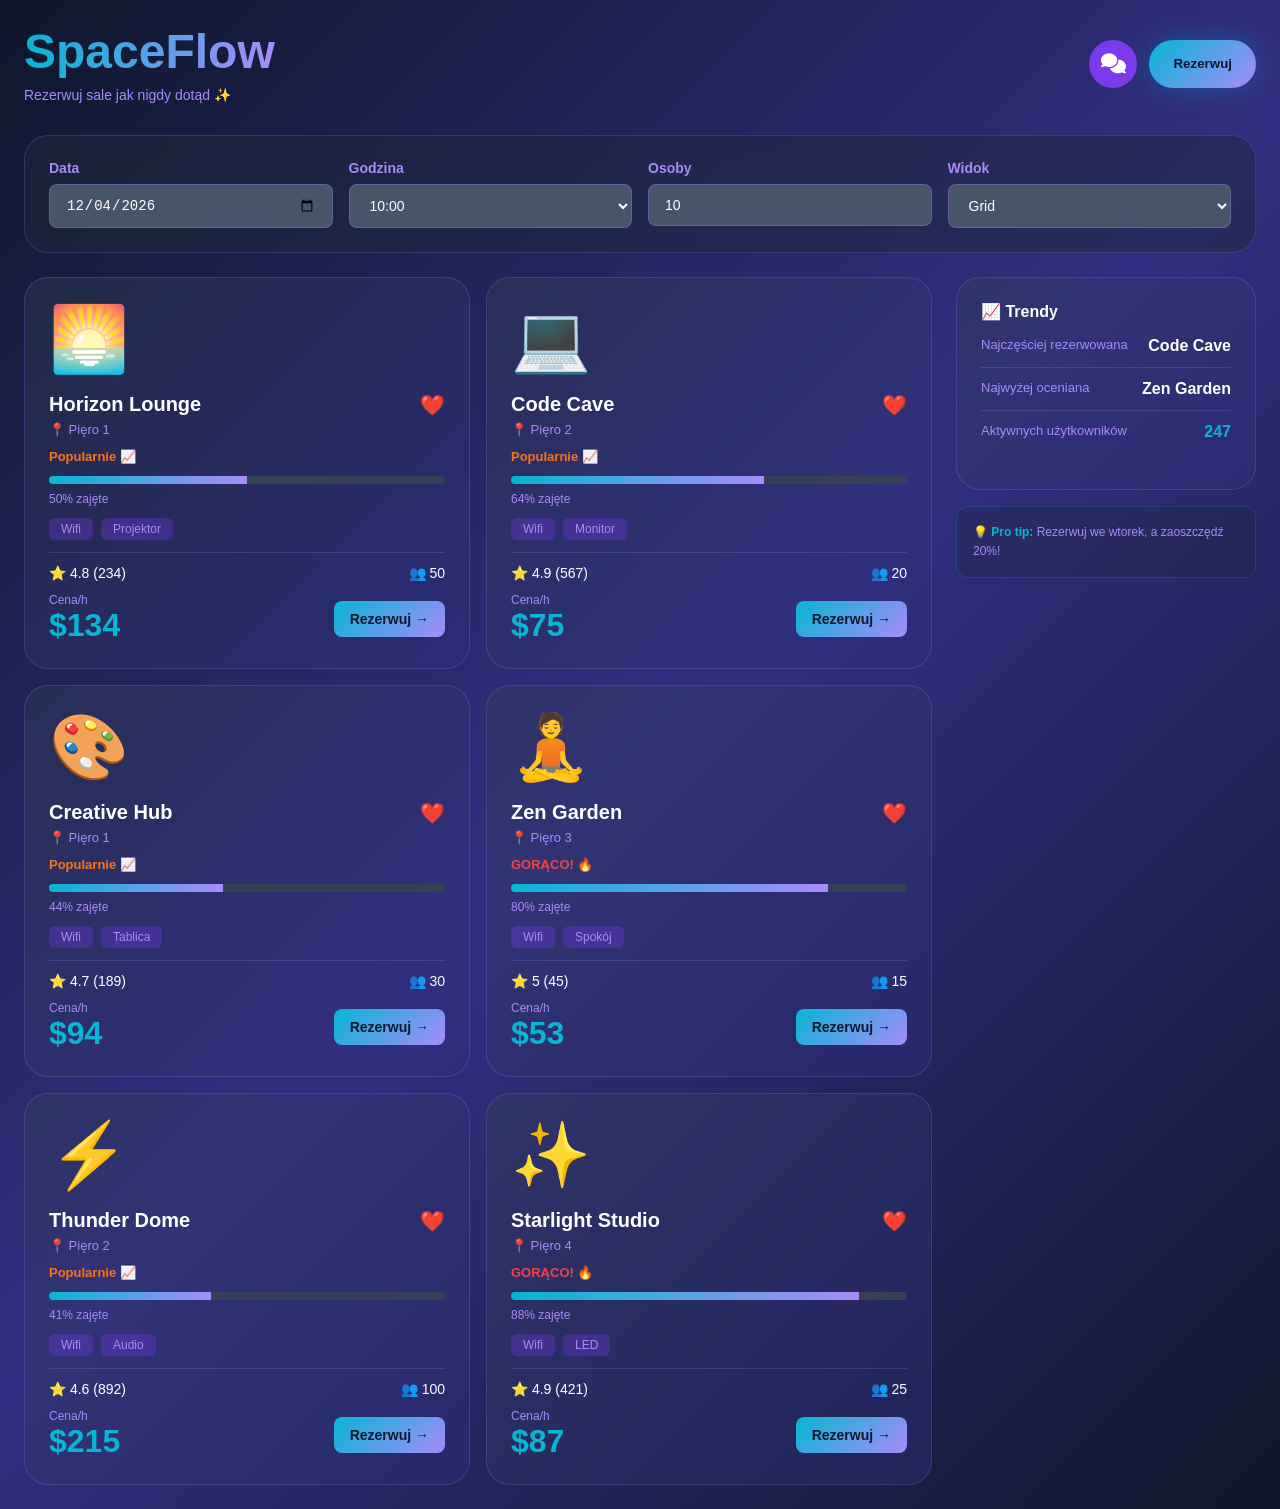
<file: index.html>
<!DOCTYPE html>

<html lang="pl">

<head>

  <meta charset="UTF-8">

  <meta name="viewport" content="width=device-width, initial-scale=1.0">

  <title>SpaceFlow - Rezerwuj Pokoje</title>

  <link rel="stylesheet" href="https://cdnjs.cloudflare.com/ajax/libs/font-awesome/6.4.0/css/all.min.css">

  <link rel="stylesheet" href="spaceflow.css">

</head>

<body>

  <div class="container">

    <!-- HEADER -->

    <div class="header">

      <div class="logo-section">

        <h1>SpaceFlow</h1>

        <p>Rezerwuj sale jak nigdy dotąd ✨</p>

      </div>

      <div class="header-buttons">

        <button class="btn-icon" id="chatBtn">

          <i class="fas fa-comments"></i>

        </button>

        <button class="btn-primary">Rezerwuj</button>

      </div>

    </div>

    <!-- FILTERS -->

    <div class="filters">

      <div class="filters-grid">

        <div class="filter-group">

          <label>Data</label>

          <input type="date" id="filterDate">

        </div>

        <div class="filter-group">

          <label>Godzina</label>

          <select id="filterHour">

            <option value="07:00">07:00</option>

            <option value="10:00" selected>10:00</option>

            <option value="14:00">14:00</option>

            <option value="18:00">15:00</option>
            <option value="18:00">17:00</option>
            <option value="18:00">18:00</option>
            <option value="18:00">20:00</option>

          </select>

        </div>

        <div class="filter-group">

          <label>Osoby</label>

          <input type="number" id="filterCapacity" min="1" max="200" value="10">

        </div>

        <div class="filter-group">

          <label>Widok</label>

          <select id="filterView">

            <option value="grid">Grid</option>

            <option value="list">Lista</option>

            <option value="map">Heatmap</option>

          </select>

        </div>

      </div>

    </div>

    <!-- MAIN CONTENT -->

    <div class="main-grid">

      <div>

        <div id="gridView" class="rooms-grid"></div>

        <div id="listView" class="rooms-list hidden"></div>

        <div id="mapView" class="heatmap-container hidden">

          <div class="heatmap-emoji">🗺️</div>

          <h3 class="heatmap-title">Heatmap Rezerwacji</h3>

          <p class="heatmap-desc">Poniżej możesz zobaczyć które sale są najpopularniejsze i kiedy</p>

          <div class="heatmap-grid" id="heatmapGrid"></div>

          <div class="heatmap-legend">

            <div class="legend-item">

              <div class="legend-color heatmap-cool"></div>

              <span>Mało rezerwacji</span>

            </div>

            <div class="legend-item">

              <div class="legend-color heatmap-warm"></div>

              <span>Umiarkowanie</span>

            </div>

            <div class="legend-item">

              <div class="legend-color heatmap-hot"></div>

              <span>Popularne!</span>

            </div>

          </div>

        </div>

      </div>

      <!-- SIDEBAR -->

      <div class="sidebar">

        <div id="chatBox" class="sidebar-card chat-box hidden">

          <h3>⚡ AI Assistant</h3>

          <div class="chat-messages">

            <div class="chat-message bot">Cześć! 👋 Mogę Ci pomóc znaleźć idealną salę.</div>

            <div class="chat-message user">Potrzebuję sali na spotkanie o 10:00</div>

            <div class="chat-message bot">Super! Ile osób będzie?</div>

          </div>

          <input type="text" class="chat-input" placeholder="Pytaj AI...">

        </div>

        <div id="roomDetails" class="sidebar-card room-details">

          <h3 id="detailRoomName"></h3>

          <div class="detail-row">

            <span class="detail-label">Pojemność:</span>

            <span id="detailCapacity"></span>

          </div>

          <div class="detail-row">

            <span class="detail-label">Lokalizacja:</span>

            <span id="detailLocation"></span>

          </div>

          <div class="detail-row">

            <span class="detail-label">Rating:</span>

            <span id="detailRating"></span>

          </div>

          <div class="detail-separator"></div>

          <div class="detail-row">

            <span class="detail-label">Cena za 1h:</span>

            <span id="detailPrice" style="font-size: 24px; font-weight: 900; color: #06b6d4;"></span>

          </div>

          <button class="btn-primary" style="width: 100%; margin-top: 16px;">Rezerwuj Teraz</button>

          <button class="btn-secondary">Podziel się</button>

        </div>

        <div class="sidebar-card">

          <h3>📈 Trendy</h3>

          <div class="trends-item">

            <span class="trends-label">Najczęściej rezerwowana</span>

            <span class="trends-value">Code Cave</span>

          </div>

          <div class="trends-item">

            <span class="trends-label">Najwyżej oceniana</span>

            <span class="trends-value">Zen Garden</span>

          </div>

          <div class="trends-item">

            <span class="trends-label">Aktywnych użytkowników</span>

            <span class="trends-value" style="color: #06b6d4;">247</span>

          </div>

        </div>

        <div class="info-box">

          💡 <strong>Pro tip:</strong> Rezerwuj we wtorek, a zaoszczędź 20%!

        </div>

      </div>

    </div>

  </div>

  <script src="spaceflow.js"></script>

</body>


</html>
</file>
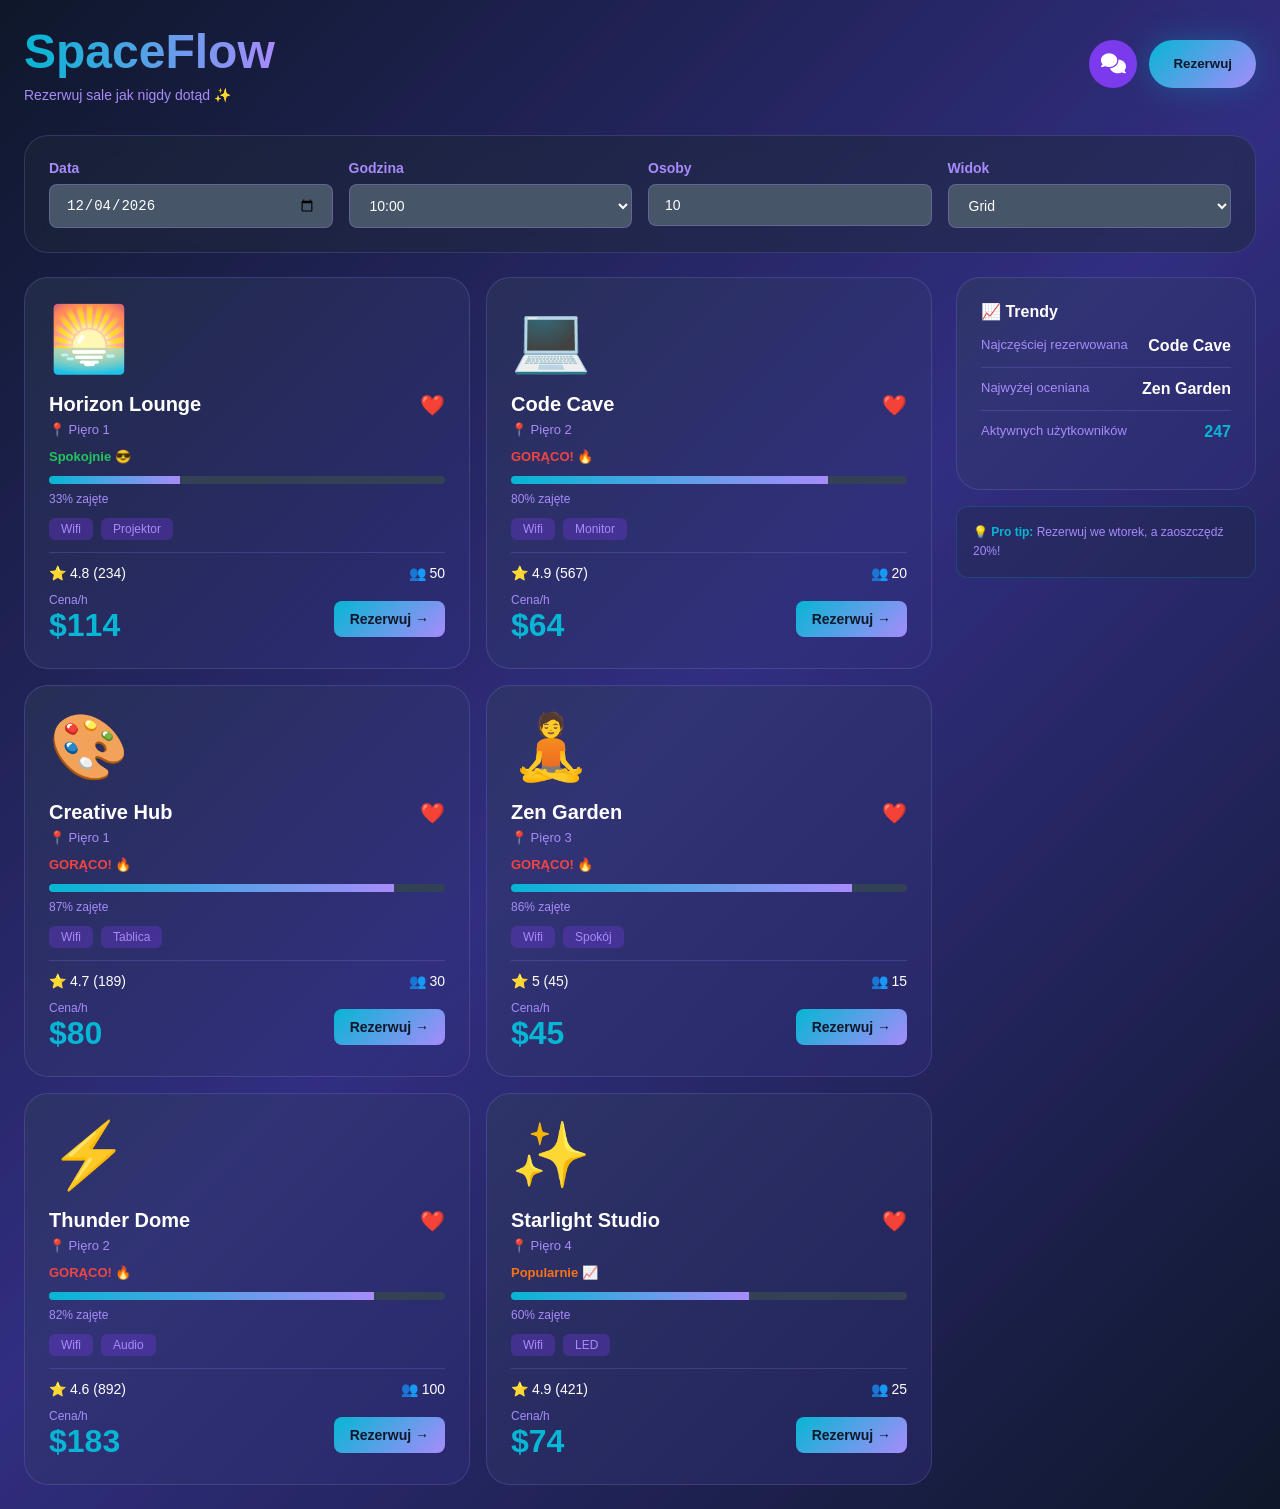
<file: spaceflow.html>
<!DOCTYPE html>

<html lang="pl">

<head>

  <meta charset="UTF-8">

  <meta name="viewport" content="width=device-width, initial-scale=1.0">

  <title>SpaceFlow - Rezerwuj Pokoje</title>

  <link rel="stylesheet" href="https://cdnjs.cloudflare.com/ajax/libs/font-awesome/6.4.0/css/all.min.css">

  <link rel="stylesheet" href="spaceflow.css">

</head>

<body>

  <div class="container">

    <!-- HEADER -->

    <div class="header">

      <div class="logo-section">

        <h1>SpaceFlow</h1>

        <p>Rezerwuj sale jak nigdy dotąd ✨</p>

      </div>

      <div class="header-buttons">

        <button class="btn-icon" id="chatBtn">

          <i class="fas fa-comments"></i>

        </button>

        <button class="btn-primary">Rezerwuj</button>

      </div>

    </div>

    <!-- FILTERS -->

    <div class="filters">

      <div class="filters-grid">

        <div class="filter-group">

          <label>Data</label>

          <input type="date" id="filterDate">

        </div>

        <div class="filter-group">

          <label>Godzina</label>

          <select id="filterHour">

            <option value="07:00">07:00</option>

            <option value="10:00" selected>10:00</option>

            <option value="14:00">14:00</option>

            <option value="18:00">15:00</option>
            <option value="18:00">17:00</option>
            <option value="18:00">18:00</option>
            <option value="18:00">20:00</option>

          </select>

        </div>

        <div class="filter-group">

          <label>Osoby</label>

          <input type="number" id="filterCapacity" min="1" max="200" value="10">

        </div>

        <div class="filter-group">

          <label>Widok</label>

          <select id="filterView">

            <option value="grid">Grid</option>

            <option value="list">Lista</option>

            <option value="map">Heatmap</option>

          </select>

        </div>

      </div>

    </div>

    <!-- MAIN CONTENT -->

    <div class="main-grid">

      <div>

        <div id="gridView" class="rooms-grid"></div>

        <div id="listView" class="rooms-list hidden"></div>

        <div id="mapView" class="heatmap-container hidden">

          <div class="heatmap-emoji">🗺️</div>

          <h3 class="heatmap-title">Heatmap Rezerwacji</h3>

          <p class="heatmap-desc">Poniżej możesz zobaczyć które sale są najpopularniejsze i kiedy</p>

          <div class="heatmap-grid" id="heatmapGrid"></div>

          <div class="heatmap-legend">

            <div class="legend-item">

              <div class="legend-color heatmap-cool"></div>

              <span>Mało rezerwacji</span>

            </div>

            <div class="legend-item">

              <div class="legend-color heatmap-warm"></div>

              <span>Umiarkowanie</span>

            </div>

            <div class="legend-item">

              <div class="legend-color heatmap-hot"></div>

              <span>Popularne!</span>

            </div>

          </div>

        </div>

      </div>

      <!-- SIDEBAR -->

      <div class="sidebar">

        <div id="chatBox" class="sidebar-card chat-box hidden">

          <h3>⚡ AI Assistant</h3>

          <div class="chat-messages">

            <div class="chat-message bot">Cześć! 👋 Mogę Ci pomóc znaleźć idealną salę.</div>

            <div class="chat-message user">Potrzebuję sali na spotkanie o 10:00</div>

            <div class="chat-message bot">Super! Ile osób będzie?</div>

          </div>

          <input type="text" class="chat-input" placeholder="Pytaj AI...">

        </div>

        <div id="roomDetails" class="sidebar-card room-details">

          <h3 id="detailRoomName"></h3>

          <div class="detail-row">

            <span class="detail-label">Pojemność:</span>

            <span id="detailCapacity"></span>

          </div>

          <div class="detail-row">

            <span class="detail-label">Lokalizacja:</span>

            <span id="detailLocation"></span>

          </div>

          <div class="detail-row">

            <span class="detail-label">Rating:</span>

            <span id="detailRating"></span>

          </div>

          <div class="detail-separator"></div>

          <div class="detail-row">

            <span class="detail-label">Cena za 1h:</span>

            <span id="detailPrice" style="font-size: 24px; font-weight: 900; color: #06b6d4;"></span>

          </div>

          <button class="btn-primary" style="width: 100%; margin-top: 16px;">Rezerwuj Teraz</button>

          <button class="btn-secondary">Podziel się</button>

        </div>

        <div class="sidebar-card">

          <h3>📈 Trendy</h3>

          <div class="trends-item">

            <span class="trends-label">Najczęściej rezerwowana</span>

            <span class="trends-value">Code Cave</span>

          </div>

          <div class="trends-item">

            <span class="trends-label">Najwyżej oceniana</span>

            <span class="trends-value">Zen Garden</span>

          </div>

          <div class="trends-item">

            <span class="trends-label">Aktywnych użytkowników</span>

            <span class="trends-value" style="color: #06b6d4;">247</span>

          </div>

        </div>

        <div class="info-box">

          💡 <strong>Pro tip:</strong> Rezerwuj we wtorek, a zaoszczędź 20%!

        </div>

      </div>

    </div>

  </div>

  <script src="spaceflow.js"></script>

</body>

</html>
</file>
<file: spaceflow.css>
* {

    margin: 0;

    padding: 0;

    box-sizing: border-box;

}



body {

    font-family: 'Segoe UI', Tahoma, Geneva, Verdana, sans-serif;

    background: linear-gradient(135deg, #0f172a 0%, #312e81 50%, #0f172a 100%);

    color: #fff;

    min-height: 100vh;

}



.container {

    max-width: 1400px;

    margin: 0 auto;

    padding: 24px;

}



/* HEADER */

.header {

    display: flex;

    justify-content: space-between;

    align-items: center;

    margin-bottom: 32px;

    flex-wrap: wrap;

    gap: 20px;

}



.logo-section h1 {

    font-size: 48px;

    font-weight: 900;

    background: linear-gradient(90deg, #06b6d4, #a78bfa);

    -webkit-background-clip: text;

    -webkit-text-fill-color: transparent;

    background-clip: text;

    margin-bottom: 8px;

}



.logo-section p {

    color: #a78bfa;

    font-size: 14px;

}



.header-buttons {

    display: flex;

    gap: 12px;

}



.btn-icon {

    width: 48px;

    height: 48px;

    border: none;

    background: #7c3aed;

    color: white;

    border-radius: 50%;

    cursor: pointer;

    display: flex;

    align-items: center;

    justify-content: center;

    font-size: 20px;

    transition: all 0.3s ease;

}



.btn-icon:hover {

    background: #6d28d9;

    transform: scale(1.1);

}



.btn-primary {

    padding: 12px 24px;

    background: linear-gradient(135deg, #06b6d4 0%, #a78bfa 100%);

    border: none;

    color: #0f172a;

    border-radius: 50px;

    font-weight: bold;

    cursor: pointer;

    transition: all 0.3s ease;

    box-shadow: 0 0 30px rgba(6, 182, 212, 0.3);

}



.btn-primary:hover {

    box-shadow: 0 0 50px rgba(6, 182, 212, 0.6);

    transform: translateY(-2px);

}



/* FILTERS */

.filters {

    background: rgba(30, 41, 59, 0.5);

    backdrop-filter: blur(10px);

    border: 1px solid rgba(167, 139, 250, 0.2);

    border-radius: 24px;

    padding: 24px;

    margin-bottom: 24px;

}



.filters-grid {

    display: grid;

    grid-template-columns: repeat(auto-fit, minmax(200px, 1fr));

    gap: 16px;

}



.filter-group label {

    font-size: 14px;

    color: #a78bfa;

    margin-bottom: 8px;

    display: block;

    font-weight: 600;

}



.filter-group input,

.filter-group select {

    width: 100%;

    padding: 12px 16px;

    background: #475569;

    border: 1px solid rgba(167, 139, 250, 0.3);

    border-radius: 8px;

    color: white;

    font-size: 14px;

    transition: all 0.3s ease;

}



.filter-group input:focus,

.filter-group select:focus {

    outline: none;

    border-color: #06b6d4;

}



/* MAIN LAYOUT */

.main-grid {

    display: grid;

    grid-template-columns: 1fr 300px;

    gap: 24px;

}



@media (max-width: 1024px) {

    .main-grid {

        grid-template-columns: 1fr;

    }

}



/* ROOMS GRID */

.rooms-grid {

    display: grid;

    grid-template-columns: repeat(auto-fill, minmax(300px, 1fr));

    gap: 16px;

}



.room-card {

    background: linear-gradient(135deg, rgba(51, 65, 85, 0.4), rgba(49, 46, 129, 0.4));

    border: 1px solid rgba(167, 139, 250, 0.2);

    border-radius: 24px;

    padding: 24px;

    cursor: pointer;

    transition: all 0.3s ease;

    position: relative;

    overflow: hidden;

}



.room-card:hover {

    border-color: rgba(6, 182, 212, 0.5);

    box-shadow: 0 20px 40px rgba(167, 139, 250, 0.2);

    transform: translateY(-5px);

}



.room-emoji {

    font-size: 64px;

    margin-bottom: 16px;

    display: block;

    transition: transform 0.3s ease;

}



.room-card:hover .room-emoji {

    transform: scale(1.2);

}



.room-header {

    display: flex;

    justify-content: space-between;

    align-items: flex-start;

    margin-bottom: 12px;

}



.room-title-section h3 {

    font-size: 20px;

    font-weight: bold;

    margin-bottom: 6px;

}



.room-location {

    color: #a78bfa;

    font-size: 13px;

}



.btn-favorite {

    background: none;

    border: none;

    font-size: 20px;

    cursor: pointer;

    transition: all 0.3s ease;

}



.btn-favorite:hover,

.btn-favorite.active {

    transform: scale(1.2);

}



.demand-indicator {

    font-size: 13px;

    font-weight: bold;

    margin-bottom: 12px;

}



.demand-hot { color: #ef4444; }

.demand-warm { color: #f97316; }

.demand-cool { color: #22c55e; }



.occupancy-bar {

    width: 100%;

    height: 8px;

    background: #334155;

    border-radius: 4px;

    overflow: hidden;

    margin-bottom: 8px;

}



.occupancy-fill {

    height: 100%;

    background: linear-gradient(90deg, #06b6d4, #a78bfa);

}



.occupancy-text {

    font-size: 12px;

    color: #a78bfa;

    margin-bottom: 12px;

}



.amenities {

    display: flex;

    flex-wrap: wrap;

    gap: 8px;

    margin-bottom: 12px;

}



.amenity-tag {

    font-size: 12px;

    background: rgba(124, 58, 237, 0.3);

    padding: 4px 12px;

    border-radius: 6px;

    color: #a78bfa;

}



.room-footer {

    display: flex;

    justify-content: space-between;

    align-items: center;

    padding-top: 12px;

    border-top: 1px solid rgba(167, 139, 250, 0.2);

    margin-bottom: 12px;

    font-size: 14px;

}



.room-price-section {

    display: flex;

    justify-content: space-between;

    align-items: center;

    gap: 12px;

}



.price-amount {

    font-size: 32px;

    font-weight: 900;

    color: #06b6d4;

}



.btn-book {

    padding: 10px 16px;

    background: linear-gradient(135deg, #06b6d4, #a78bfa);

    border: none;

    color: #0f172a;

    border-radius: 8px;

    font-weight: bold;

    cursor: pointer;

    transition: all 0.3s ease;

    font-size: 14px;

}



.btn-book:hover {

    box-shadow: 0 0 30px rgba(6, 182, 212, 0.5);

    transform: translateY(-2px);

}



/* LIST VIEW */

.rooms-list {

    display: flex;

    flex-direction: column;

    gap: 12px;

}



.room-list-item {

    background: rgba(30, 41, 59, 0.5);

    border: 1px solid rgba(167, 139, 250, 0.2);

    border-radius: 12px;

    padding: 16px;

    display: flex;

    align-items: center;

    justify-content: space-between;

    cursor: pointer;

    transition: all 0.3s ease;

}



.room-list-item:hover {

    background: rgba(51, 65, 85, 0.5);

    border-color: rgba(6, 182, 212, 0.5);

}



.room-list-content {

    display: flex;

    align-items: center;

    gap: 16px;

    flex: 1;

}



.room-list-emoji {

    font-size: 40px;

}



.room-list-info h4 {

    font-size: 16px;

    margin-bottom: 4px;

}



.room-list-info p {

    font-size: 13px;

    color: #a78bfa;

}



.room-list-right {

    text-align: right;

}



.room-list-price {

    font-size: 24px;

    font-weight: 900;

    color: #06b6d4;

    margin-bottom: 8px;

}



/* HEATMAP */

.heatmap-container {

    background: rgba(30, 41, 59, 0.5);

    border: 1px solid rgba(167, 139, 250, 0.2);

    border-radius: 24px;

    padding: 32px;

    text-align: center;

}



.heatmap-emoji {

    font-size: 80px;

    margin-bottom: 16px;

}



.heatmap-title {

    font-size: 28px;

    font-weight: bold;

    margin-bottom: 8px;

}



.heatmap-desc {

    color: #a78bfa;

    margin-bottom: 24px;

}



.heatmap-grid {

    display: grid;

    grid-template-columns: repeat(7, 1fr);

    gap: 8px;

    margin-bottom: 24px;

}



.heatmap-day {

    font-weight: bold;

    font-size: 12px;

    color: #a78bfa;

}



.heatmap-cell {

    aspect-ratio: 1;

    border-radius: 8px;

    cursor: pointer;

    transition: all 0.3s ease;

    opacity: 0.7;

}



.heatmap-cell:hover {

    opacity: 1;

    transform: scale(1.1);

}



.heatmap-cool { background: #22c55e; }

.heatmap-warm { background: #f97316; }

.heatmap-hot { background: #ef4444; }



.heatmap-legend {

    display: flex;

    justify-content: center;

    gap: 32px;

    flex-wrap: wrap;

}



.legend-item {

    display: flex;

    align-items: center;

    gap: 8px;

    font-size: 14px;

}



.legend-color {

    width: 16px;

    height: 16px;

    border-radius: 4px;

}



/* SIDEBAR */

.sidebar {

    display: flex;

    flex-direction: column;

    gap: 16px;

}



.sidebar-card {

    background: linear-gradient(135deg, rgba(51, 65, 85, 0.4), rgba(49, 46, 129, 0.4));

    border: 1px solid rgba(167, 139, 250, 0.2);

    border-radius: 24px;

    padding: 24px;

}



.sidebar-card h3 {

    font-weight: bold;

    margin-bottom: 16px;

    font-size: 16px;

}



.chat-box {

    display: flex;

    flex-direction: column;

    height: 400px;

}



.chat-messages {

    flex: 1;

    overflow-y: auto;

    margin-bottom: 12px;

    display: flex;

    flex-direction: column;

    gap: 12px;

}



.chat-message {

    padding: 12px;

    border-radius: 8px;

    font-size: 13px;

}



.chat-message.bot {

    background: rgba(124, 58, 237, 0.3);

    color: #a78bfa;

}



.chat-message.user {

    background: rgba(30, 41, 59, 0.5);

    text-align: right;

}



.chat-input {

    padding: 8px 12px;

    background: #475569;

    border: 1px solid rgba(167, 139, 250, 0.3);

    border-radius: 8px;

    color: white;

    font-size: 13px;

}



.chat-input:focus {

    outline: none;

    border-color: #06b6d4;

}



.room-details {

    display: none;

}



.room-details.active {

    display: block;

}



.detail-row {

    display: flex;

    justify-content: space-between;

    font-size: 14px;

    margin-bottom: 12px;

}



.detail-label {

    color: #a78bfa;

}



.detail-separator {

    border-top: 1px solid rgba(167, 139, 250, 0.2);

    margin: 12px 0;

}



.btn-secondary {

    width: 100%;

    padding: 12px;

    border: 2px solid #06b6d4;

    background: transparent;

    color: #06b6d4;

    border-radius: 8px;

    font-weight: bold;

    cursor: pointer;

    margin-top: 12px;

    transition: all 0.3s ease;

}



.btn-secondary:hover {

    background: rgba(6, 182, 212, 0.1);

}



.trends-item {

    display: flex;

    justify-content: space-between;

    margin-bottom: 12px;

    padding-bottom: 12px;

    border-bottom: 1px solid rgba(167, 139, 250, 0.2);

}



.trends-item:last-child {

    border-bottom: none;

}



.trends-label {

    font-size: 13px;

    color: #a78bfa;

}



.trends-value {

    font-weight: bold;

}



.info-box {

    background: rgba(30, 41, 59, 0.3);

    border: 1px solid rgba(6, 182, 212, 0.2);

    border-radius: 12px;

    padding: 16px;

    font-size: 12px;

    color: #a78bfa;

    line-height: 1.6;

}



.info-box strong {

    color: #06b6d4;

}



.hidden {

    display: none !important;

}



@media (max-width: 768px) {

    .header {

        flex-direction: column;

        align-items: flex-start;

    }



    .logo-section h1 {

        font-size: 36px;

    }



    .filters-grid {

        grid-template-columns: 1fr;

    }



    .rooms-grid {

        grid-template-columns: 1fr;

    }

}



::-webkit-scrollbar {

    width: 8px;

}



::-webkit-scrollbar-track {

    background: rgba(30, 41, 59, 0.5);

}



::-webkit-scrollbar-thumb {

    background: #7c3aed;

    border-radius: 4px;

}
</file>
